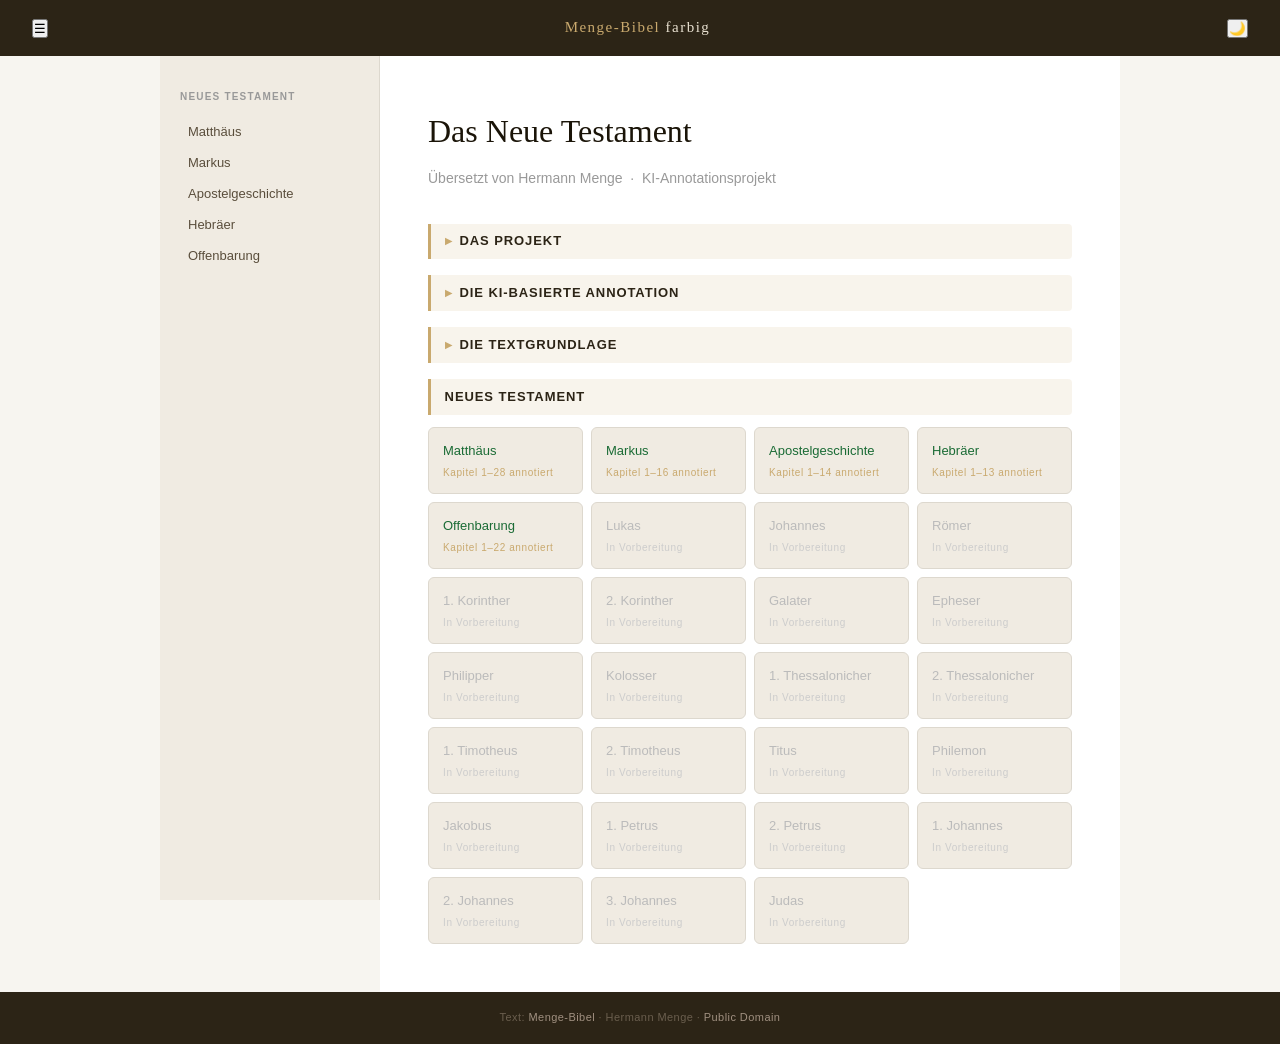
<file: index.html>
<!DOCTYPE html>
<html lang="de">
<head>
  <meta charset="UTF-8">
  <meta name="viewport" content="width=device-width, initial-scale=1.0">
  <meta name="google-site-verification" content="jocU2LblN4UCTNcgjGvf_0B8hU5klswKFcv0KDTOTak" />
  <title>Menge-Bibel — Annotationsprojekt</title>
  <link rel="stylesheet" href="style.css">
</head>
<body>

<header class="site-header">
  <button class="hamburger-btn" onclick="toggleSidebar()" aria-label="Navigation">☰</button>
  <a class="site-title" href="index.html"><em>Menge-Bibel</em> farbig</a>
  <button class="theme-btn" id="theme-btn" onclick="toggleTheme()" aria-label="Design umschalten">🌙</button>
</header>
<div class="sidebar-overlay" id="sidebar-overlay" onclick="toggleSidebar()"></div>

<div class="layout">

  <aside class="sidebar-nav" id="sidebar-nav">
    <div style="font-family:var(--schrift-ui);font-size:13px;color:#bbb;padding:8px;">Lädt…</div>
  </aside>

  <main class="index-content">

    <h1>Das Neue Testament</h1>
    <p class="untertitel">Übersetzt von Hermann Menge &nbsp;·&nbsp; KI-Annotationsprojekt</p>

    <details class="abschnitt-details" id="ueber">
      <summary class="abschnitt-kopf">Das Projekt</summary>
      <div class="abschnitt-details-inhalt">
        <p>Als der eine ewige Gott sich unbegreiflicherweise entschied, Mensch zu werden, tat er
        dies nicht zu irgendeiner Zeit und an irgendeinem Ort. Er war nicht nur darauf angewiesen,
        eine Sprache zu finden, mit der er sein Anliegen den Menschen begreiflich machen konnte,
        sondern auch darauf, auf Menschen zu treffen, die für dieses Anliegen Verständnis haben
        könnten. Menschen, die seit vielen Generationen ein Bewusstsein pflegten von göttlicher
        Heiligkeit und den Verstrickungen menschlicher Fehlbarkeit, von Schuld und Sühne,
        Gerechtigkeit und Gnade, die einen messianischen Erlöser bereits erwarteten. Und so
        entschied er sich für das Volk Abrahams, Isaaks und Jakobs, des Königs Davids und der
        Propheten, das Volk, mit dem er seine Geschichte mit den Menschen begonnen hatte und mit
        dem er sich seit Jahrhunderten in einer spannungsvollen „On-Off-Liebesbeziehung" verstrickt
        hatte, wie sie das Alte Testament ausführlich bezeugt.</p>

        <p>So sprachen der Messias Jesus und seine ersten Nachfolger in die jüdische Lebenswelt
        dieser Zeit hinein, geprägt von religiösen Traditionen und intensivem Studium unseres
        heutigen Alten Testaments, in der das Gesagte unmittelbar vor diesem Hintergrund verstanden
        und assoziiert wurde. Die Evangelien beschreiben, wie einerseits auf alttestamentliche
        Texte häufig direkt Bezug genommen wird, andererseits manche jüdischen Bräuche für die
        neutestamentlichen Leser auch schon erklärungsbedürftig geworden waren. Wieviel schwieriger
        ist es für heutige nicht-jüdische Leser ohne jeden Bezug zu dieser damaligen Lebenswelt,
        die Bücher des Neuen Testaments vor ihrem alttestamentlich-jüdischen Hintergrund so zu
        verstehen, wie es die jüdischen Zeitzeugen damals taten.</p>

        <p>Daher verfolgt dieses Projekt ein doppeltes Ziel: Zum einen Jesus und die Sprecher und
        Autoren des Neuen Testaments in ihrer jüdischen Umwelt als Menschen ihrer Zeit uns heute
        näher zu bringen, zum anderen heutigen Lesern eine Schicht von Verständnis neutestamentlicher
        Texte zu eröffnen, das auf einer Alltagspräsenz alttestamentlicher Traditionen fußt, wie es
        für die damaligen Juden üblich war. Hierfür wurden alttestamentliche Bezüge möglichst aus
        dieser zeitgenössischen Perspektive mit Hilfe von KI systematisch annotiert. Und vielleicht
        entdeckt ja auch der ein oder andere jüdische Leser auf diese Weise, wie eng verzahnt das
        Neue Testament mit Torah und Tanach bleibt.</p>
      </div>
    </details>

    <details class="abschnitt-details">
      <summary class="abschnitt-kopf">Die KI-basierte Annotation</summary>
      <div class="abschnitt-details-inhalt">
        <p>Die Stärke großer Sprachmodelle (large language models, LLMs) ist, dass sie auf enormen
        Mengen unterschiedlichster Texte trainiert wurden, darin statistische Bezüge ermittelt haben
        und auf diese Weise in der Lage sind, Zusammenhänge in und zwischen Texten zu erkennen. Es
        war daher naheliegend, diese Stärke auch bei der Analyse von Bibeltexten nutzbar zu machen.
        Für dieses Projekt werden zwei Arten von Texten durch KI farblich hervorgehoben:</p>

        <div class="farblegende-inline">
          <span><span class="punkt punkt-rot"></span> <strong>Rot</strong> — direkte Worte und Reden Jesu</span>
          <span><span class="punkt punkt-gruen"></span> <strong>Grün</strong> — Zitate aus und Bezüge zum Alten Testament</span>
        </div>

        <p>Dabei wird der KI eine jüdisch-zeitgenössische Perspektive vorgegeben und in einem
        zweistufigen Prozess vorgegangen: Die Annotationsvorschläge eines ersten KI-Agenten werden
        einem zweiten Agenten mit unabhängiger Sicht zur Kontrolle übergeben, um so ein
        vollständigeres und korrekteres Bild zu erzeugen. Die Annotation eines Kapitels dauert so
        ca. 20 Minuten.</p>

        <p>Zitate aus dem Alten Testament (AT) werden als Links hinterlegt, nicht-wörtliche Bezüge
        mit einem <em>vgl.</em> gekennzeichnet. Die Begründungen für eine Annotation werden jeweils
        mit den Verweis-Links abgelegt, über die sie einsehbar bleiben. Wiederholt vorkommende
        Begriffe werden in der Regel nur beim ersten Auftreten pro Buch annotiert, bis auf wenige
        Ausnahmen von Schlüsselbegriffen an zentralen Stellen. Von den KI-Agenten diskutierte
        Passagen, die letztlich nicht annotiert wurden, bleiben als inaktiv hinterlegt für den Fall
        einer späteren Neu-Diskussion.</p>

        <p>KI ist nicht perfekt, daher bleiben menschliche Korrekturen und Ergänzungen erforderlich.
        Neben der Bestätigung jeder Annotation können außerdem Annotationen auch von Menschen initiiert
        werden. Der Urheber einer AT-Annotation ist daher jeweils hinter ihrer Begründung in
        Klammern angegeben (KI oder Mensch). Eventuell auffallende fehlende oder fehlerhafte
        Annotationen können per E-Mail gemeldet werden:
        <a href="mailto:admin.christian50907@gmail.com">admin.christian50907@gmail.com</a>.
        Bitte Buch, Kapitel und Vers sowie eine kurze Beschreibung des Anliegens angeben. Die Hinweise
        werden geprüft und gegebenenfalls in einer künftigen Überarbeitung umgesetzt.</p>
      </div>
    </details>

    <details class="abschnitt-details">
      <summary class="abschnitt-kopf">Die Textgrundlage</summary>
      <div class="abschnitt-details-inhalt">
        <p>Verwendet wird der Text des Neuen Testaments in der Übersetzung von
        <a href="https://de.wikipedia.org/wiki/Hermann_Menge#Die_Menge-Bibel" target="_blank">Hermann Menge</a>
        (1837–1939). Die ursprüngliche Version ist seit 2010 nach deutschem Urheberrecht
        <a href="https://help.eduki.com/hc/de/articles/4403780887058-Welche-Bibeltexte-darf-ich-in-meinen-Materialien-verwenden" target="_blank">gemeinfrei</a>
        (vgl. <a href="https://creativecommons.org/publicdomain/mark/1.0/deed.de" target="_blank">Public Domain Mark 1.0</a>).
        Der Originaltext wird unverändert aus dem
        <a href="https://github.com/renehamburger/Menge-Bibel" target="_blank">Menge-Bibel-Repository</a>
        von René Hamburger bezogen, das die Texte als Markdown bereitstellt, dann mit den vorab
        berechneten Markierungen und Annotationen versehen und dargestellt. Auf diese Weise wird
        eine Duplikation des Original-Repositories vermieden. Die Original-Fußnoten der
        Menge-Bibel wurden dabei erhalten und sind bei ihren Stern-Markierungen (*) im Text lesbar</p>
      </div>
    </details>

    <div class="abschnitt-kopf" id="neues-testament">Neues Testament</div>

    <div class="buch-grid" id="buch-grid">
      <div style="font-family:var(--schrift-ui);font-size:13px;color:#bbb;">Lädt…</div>
    </div>

  </main>

</div>

<footer class="site-footer">
  Text: <a href="https://github.com/renehamburger/Menge-Bibel" target="_blank">Menge-Bibel</a> · Hermann Menge · <a href="https://creativecommons.org/publicdomain/mark/1.0/deed.de" target="_blank">Public Domain</a>
</footer>

<script>
// NT-Bücher in kanonischer Reihenfolge — alle, die noch nicht im Manifest sind,
// erscheinen als "In Vorbereitung"-Karten im Grid (aber nicht in der Sidebar).
const NT_KANON = [
  "Matthäus", "Markus", "Lukas", "Johannes", "Apostelgeschichte",
  "Römer", "1. Korinther", "2. Korinther", "Galater", "Epheser",
  "Philipper", "Kolosser", "1. Thessalonicher", "2. Thessalonicher",
  "1. Timotheus", "2. Timotheus", "Titus", "Philemon",
  "Hebräer", "Jakobus", "1. Petrus", "2. Petrus",
  "1. Johannes", "2. Johannes", "3. Johannes", "Judas", "Offenbarung"
];

async function ladeIndex() {
  try {
    const res = await fetch("annotationen/manifest.json");
    if (!res.ok) throw new Error(`Manifest nicht ladbar: ${res.status}`);
    const manifest = await res.json();

    // Lookup: Buch-Name → Manifest-Eintrag (für schnellen Zugriff im Grid)
    const verfuegbar = {};
    for (const b of manifest.buecher) {
      verfuegbar[b.name] = b;
    }

    // ── Sidebar: nur verfügbare Bücher, in Manifest-Reihenfolge ──
    let sidebarHtml = '<h4>Neues Testament</h4><ul class="book-list">';
    for (const buch of manifest.buecher) {
      const erstesKapitel = buch.kapitel[0];
      sidebarHtml += `<li><a href="kapitel.html?buch=${buch.id}&kapitel=${erstesKapitel}">${buch.name}</a></li>`;
    }
    sidebarHtml += '</ul>';
    document.getElementById("sidebar-nav").innerHTML = sidebarHtml;

    // ── Buch-Grid: verfügbare Bücher in Manifest-Reihenfolge, dann Rest als "bald" ──
    // Reihenfolge: erst alle Manifest-Bücher, dann NT-Kanon-Rest (noch nicht im Manifest)
    let gridHtml = '';

    // Verfügbare Bücher (exakt in Manifest-Reihenfolge)
    for (const buch of manifest.buecher) {
      const erstesKapitel = buch.kapitel[0];
      const letztes = buch.kapitel[buch.kapitel.length - 1];
      const anzahl = buch.kapitel.length;
      const label = anzahl === 1
        ? `Kapitel ${erstesKapitel} annotiert`
        : `Kapitel ${erstesKapitel}–${letztes} annotiert`;
      gridHtml += `
        <a class="buch-karte" href="kapitel.html?buch=${buch.id}&kapitel=${erstesKapitel}">
          ${buch.name}
          <span>${label}</span>
        </a>`;
    }

    // Noch nicht verfügbare NT-Bücher (in kanonischer Reihenfolge)
    for (const name of NT_KANON) {
      if (!verfuegbar[name]) {
        gridHtml += `
        <div class="buch-karte bald">
          ${name}
          <span>In Vorbereitung</span>
        </div>`;
      }
    }

    document.getElementById("buch-grid").innerHTML = gridHtml;

  } catch (err) {
    document.getElementById("sidebar-nav").innerHTML =
      `<div style="font-family:var(--schrift-ui);font-size:12px;color:#c00;padding:8px;">Fehler: ${err.message}</div>`;
    document.getElementById("buch-grid").innerHTML =
      `<div style="font-family:var(--schrift-ui);font-size:13px;color:#c00;">Fehler beim Laden: ${err.message}</div>`;
    console.error(err);
  }
}

ladeIndex();

function toggleTheme() {
  const html = document.documentElement;
  const isDark = html.getAttribute('data-theme') === 'dark';
  html.setAttribute('data-theme', isDark ? 'light' : 'dark');
  localStorage.setItem('theme', isDark ? 'light' : 'dark');
  setzeThemeIcon();
}

// Header-Button zeigt das Ziel-Design: 🌙 im hellen, ☀️ im dunklen Design
function setzeThemeIcon() {
  const isDark = document.documentElement.getAttribute('data-theme') === 'dark';
  const btn = document.getElementById('theme-btn');
  btn.textContent = isDark ? '☀️' : '🌙';
  btn.title = isDark ? 'Helles Design' : 'Dunkles Design';
}

function toggleSidebar() {
  const sidebar = document.getElementById('sidebar-nav');
  const overlay = document.getElementById('sidebar-overlay');
  const isOpen = sidebar.classList.toggle('open');
  overlay.classList.toggle('active', isOpen);
  document.body.style.overflow = isOpen ? 'hidden' : '';
}

// Theme beim Laden wiederherstellen
(function() {
  const saved = localStorage.getItem('theme');
  if (saved === 'dark') {
    document.documentElement.setAttribute('data-theme', 'dark');
  }
  setzeThemeIcon();
})();
</script>

</body>
</html>
</file>
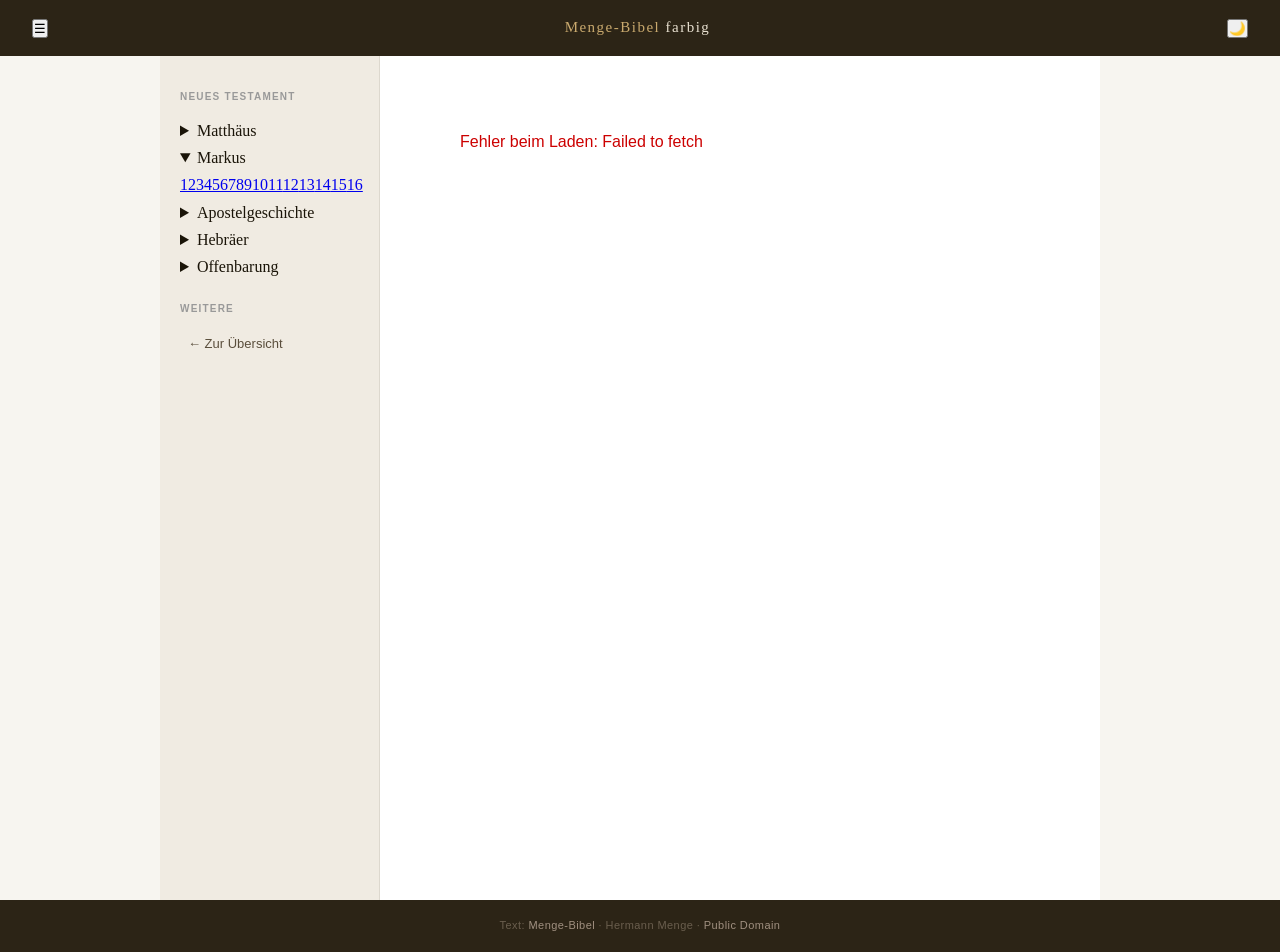
<file: kapitel.html>
<!DOCTYPE html>
<html lang="de">
<head>
  <meta charset="UTF-8">
  <meta name="viewport" content="width=device-width, initial-scale=1.0">
  <title>Menge-Bibel — Annotationsprojekt</title>
  <link rel="stylesheet" href="style.css">
</head>
<body>

<header class="site-header">
  <button class="hamburger-btn" onclick="toggleSidebar()" aria-label="Navigation">☰</button>
  <a class="site-title" href="index.html"><em>Menge-Bibel</em> farbig</a>
  <button class="theme-btn" id="theme-btn" onclick="toggleTheme()" aria-label="Design umschalten">🌙</button>
</header>
<div class="sidebar-overlay" id="sidebar-overlay" onclick="toggleSidebar()"></div>

<div class="layout">
  <aside class="sidebar-nav" id="sidebar-nav">
    <div style="font-family:var(--schrift-ui);font-size:13px;color:#bbb;padding:8px;">Lädt…</div>
  </aside>
  <main class="main-content" id="main-content">
    <div style="font-family:var(--schrift-ui);font-size:14px;color:#bbb;padding:2rem;">Bibeltext wird geladen…</div>
  </main>
</div>

<footer class="site-footer">
  Text: <a href="https://github.com/renehamburger/Menge-Bibel" target="_blank">Menge-Bibel</a> · Hermann Menge · <a href="https://creativecommons.org/publicdomain/mark/1.0/deed.de" target="_blank">Public Domain</a>
</footer>

<script>
const QUELL_REPO = "renehamburger/Menge-Bibel";

function getParams() {
  const p = new URLSearchParams(location.search);
  return {
    buch:    p.get("buch")    || "markus",
    kapitel: parseInt(p.get("kapitel") || "1")
  };
}

// ─── Markdown → strukturierte Elemente ───────────────────────────────────────
//
// Format der Menge-Bibel Markdown-Dateien (empirisch geprüft):
//   - Kapitelmarkierung: __N__ (Underscores) auf eigener Zeile
//   - Versnummern: <sup>N</sup> als HTML direkt im Fließtext
//   - Fußnoten: <sup title="TEXT">&#x2732;</sup>
//     → werden als <span class="fn" title="TEXT">*</span> erhalten
//       (Hover-Tooltip im Browser via nativen title-Mechanismus)
//   - Abschnittsüberschriften: # ## ### Markdown-Headings
//   - Überschriften VOR __N__: alle Headings zwischen letztem Fließtext
//     des Vorgänger-Kapitels und __N__ gehören zum neuen Kapitel
//   - Überschriften AM ENDE eines Kapitelblocks gehören zum nächsten Kapitel
//
// Rückgabe: Array von Elementen:
//   { typ: 'heading', level: 2, text: '...' }
//   { typ: 'absatz',  verse: [ { nr: 1, text: '...' }, ... ] }
//
// Verse innerhalb eines Markdown-Absatzes (keine Leerzeile dazwischen)
// werden als ein Element zusammengefasst und in einem <p> ausgegeben.
//
function extrahiereKapitel(markdown, kapitelNr) {
  const lines = markdown.split('\n');

  // Schritt 1: Kapitelstart finden + vorgelagerte Überschriften sammeln
  let kapitelStart = null;
  let ueberschriftenVorKapitel = [];

  for (let idx = 0; idx < lines.length; idx++) {
    const stripped = lines[idx].trim();

    if (stripped === '') continue;

    const hm = stripped.match(/^(#{1,6})\s+(.+)$/);
    if (hm) {
      ueberschriftenVorKapitel.push({ typ: 'heading', level: hm[1].length, text: hm[2].trim() });
      continue;
    }

    const m = stripped.match(/^__(\d+)__\s*$/);
    if (m) {
      if (parseInt(m[1]) === kapitelNr) {
        kapitelStart = idx;
        break;
      } else {
        ueberschriftenVorKapitel = [];
      }
    } else {
      ueberschriftenVorKapitel = [];
    }
  }

  if (kapitelStart === null) return [];

  // Schritt 2: Kapitelblock sammeln
  const blockLines = [];
  for (let i = kapitelStart + 1; i < lines.length; i++) {
    if (/^__\d+__\s*$/.test(lines[i].trim())) break;
    blockLines.push(lines[i]);
  }

  // Schritt 3: Trailing Überschriften + Leerzeilen abschneiden
  let ende = blockLines.length - 1;
  while (ende >= 0) {
    const s = blockLines[ende].trim();
    if (s === '' || /^#{1,6}\s+/.test(s)) {
      ende--;
    } else {
      break;
    }
  }
  blockLines.length = ende + 1;

  // Schritt 4: Absätze bilden
  const absaetze = [];
  let aktuell = [];
  for (const line of blockLines) {
    if (line.trim() === '') {
      if (aktuell.length) { absaetze.push(aktuell); aktuell = []; }
    } else {
      aktuell.push(line);
    }
  }
  if (aktuell.length) absaetze.push(aktuell);

  // Schritt 5: Elemente aufbauen
  const elemente = [...ueberschriftenVorKapitel];
  let letzterVers = null; // Vers-Objekt des zuletzt gesehenen Verses (für Absatzumbrüche innerhalb eines Verses)

  for (const absatz of absaetze) {
    const ersteZeile = absatz[0].trim();

    const hm = ersteZeile.match(/^(#{1,6})\s+(.+)$/);
    if (hm) {
      elemente.push({ typ: 'heading', level: hm[1].length, text: hm[2].trim() });
      continue;
    }

    let block = absatz.join(' ');

    // Fußnoten ZWEISTUFIG verarbeiten:
    // Schritt A: Fußnoten aus dem Text herausziehen und ihre Positionen im
    //   bereinigten Text merken. Die JSON-Annotationen (von/bis) basieren auf
    //   dem bereinigten Text — deshalb müssen Fußnoten erst NACH der
    //   Annotation-Anwendung wieder eingefügt werden (in renderAbsatz).
    //
    // Das Fußnotenzeichen kann als HTML-Entity (&#x2732;) oder UTF-8 (✲) vorkommen.
    // Das title-Attribut kann einfache oder doppelte Anführungszeichen haben.
    const fnRegex = /<sup\s+title=(["'])([^"']*)\1>\s*(?:&#x[\da-fA-F]+;|✲)\s*<\/sup>/g;
    const fnMap = []; // { pos, title } — Position im bereinigten Text
    let bereinigt = '';
    let fnCursor = 0;
    let fnMatch;
    while ((fnMatch = fnRegex.exec(block)) !== null) {
      bereinigt += block.slice(fnCursor, fnMatch.index);
      fnMap.push({ pos: bereinigt.length, title: fnMatch[2] });
      fnCursor = fnMatch.index + fnMatch[0].length;
    }
    bereinigt += block.slice(fnCursor);
    bereinigt = bereinigt.replace(/&#x[\da-fA-F]+;/g, '');
    bereinigt = bereinigt.replace(/\s+/g, ' ').trim();

    // Verse des Absatzes extrahieren (auf bereinigtem Text)
    const parts = bereinigt.split(/<sup>(\d+)<\/sup>/);

    // Manche Menge-Bibel-Verse haben einen Absatzumbruch (Leerzeile) mitten im Vers,
    // teils auch mit einer Abschnittsüberschrift dazwischen (z.B. Vers "a"/"b"-Teile).
    // In diesem Fall enthält parts[0] den Fortsetzungstext ohne Versnummer.
    // Er gehört zum letzten bisher gesehenen Vers und wird dort angehängt.
    // Editorielle Vers-Unterabschnittslabels ("a ", "b " am Textanfang) werden entfernt.
    const stripLabel = s => s.replace(/^[a-z]\s+/, '');
    const fortsetzung = stripLabel(parts[0].trim());
    if (fortsetzung && letzterVers) {
      letzterVers.text += ' ' + fortsetzung;
    }

    const verseImAbsatz = [];
    let versOffset = 0;
    for (let i = 1; i < parts.length - 1; i += 2) {
      const nr = parseInt(parts[i]);
      const text = stripLabel(parts[i + 1].trim());
      if (text) {
        const versStart = bereinigt.indexOf(text, versOffset);
        const versEnde  = versStart + text.length;
        const fnInVers  = fnMap
          .filter(f => f.pos >= versStart && f.pos <= versEnde)
          .map(f => ({ pos: f.pos - versStart, title: f.title }));
        verseImAbsatz.push({ nr, text, fn: fnInVers });
        letzterVers = verseImAbsatz[verseImAbsatz.length - 1];
        versOffset = versEnde;
      }
    }

    if (verseImAbsatz.length) {
      elemente.push({ typ: 'absatz', verse: verseImAbsatz });
    }
  }

  return elemente;
}

// ─── Absatz-globaler Span-Renderer ───────────────────────────────────────────
//
// Neues Modell (ersetzt den versweisen wendeAnnotationenAn):
//
// Ablauf:
//   1. Absatztext zusammenbauen: Verse werden mit ihren Versnummern
//      aneinandergereiht, dabei werden die Versstart-Offsets notiert.
//   2. Annotationen werden in absatz-globale Zeichenpositionen übersetzt.
//      Markierungen haben vers_von/vers_bis (für versübergreifende Spans)
//      oder vers (für einversige, rückwärtskompatibel).
//   3. Ein einziger Durchlauf baut das HTML mit allen Spans auf.
//      Sortierung: längere Spans vor kürzeren (äußere vor innere),
//      so entsteht korrekte HTML-Schachtelung ohne Fallunterscheidung.
//   4. Versnummern und Fußnoten werden als Inline-Events eingefügt,
//      unabhängig von den Farb-Spans.
//
// Regel: Grün (AT) kann innerhalb Rot (Jesus) vorkommen, nie umgekehrt.
// Das ergibt sich automatisch aus der Sortierung — AT-Spans sind immer
// kürzer als der sie umgebende Jesus-Span.
//
function renderAbsatz(absatz, alleMarkierungen) {
  const verse = absatz.verse;
  if (!verse.length) return '';

  // ── Schritt 1: Versoffsets im Absatztext berechnen ──
  // Wir bauen einen virtuellen Absatztext aus den bereinigten Verstexten.
  // Trennzeichen zwischen Versen: ein Leerzeichen (entspricht dem
  // tatsächlichen Rendering, wo Verse im selben <p> fließen).
  // Die Versnummer-Tags (<sup>N</sup>) sind kein Teil des bereinigten Texts,
  // werden aber als Inline-Events gesondert eingefügt.

  const versOffsets = []; // { nr, start, end, fn }
  let absatzText = '';
  for (const vers of verse) {
    const start = absatzText.length;
    absatzText += vers.text;
    const end = absatzText.length;
    versOffsets.push({ nr: vers.nr, start, end, fn: vers.fn || [] });
    absatzText += ' '; // Trennzeichen zwischen Versen
  }

  const n = absatzText.length;

  // ── Schritt 2: Markierungen in absatz-globale Positionen übersetzen ──
  const spans = [];

  for (const m of alleMarkierungen) {
    // Rückwärtskompatibilität: altes Format hat "vers", neues hat "vers_von"/"vers_bis"
    const versVon = m.vers_von !== undefined ? m.vers_von : m.vers;
    const versBis = m.vers_bis !== undefined ? m.vers_bis : m.vers;

    const startVers = versOffsets.find(v => v.nr === versVon);
    const endVers   = versOffsets.find(v => v.nr === versBis);

    // Überspringen wenn kein Vers dieses Absatzes im Annotierungsbereich liegt
    const firstNr = versOffsets[0].nr;
    const lastNr  = versOffsets[versOffsets.length - 1].nr;
    if (versVon > lastNr || versBis < firstNr) continue;

    // Absatzübergreifende Spans: Anfang/Ende auf Absatzgrenzen klemmen
    const globalVon = startVers
      ? startVers.start + m.von
      : versOffsets[0].start;
    const globalBis = endVers
      ? (m.bis === -1 ? endVers.end : endVers.start + m.bis)
      : versOffsets[versOffsets.length - 1].end;

    // AT-Link aufbauen — mit Tooltip-Wrapper wenn begruendung vorhanden
    let link = '';
    if (m.typ === 'at') {
      const autor = m.autor ? ` <span class="at-tooltip-autor">(${m.autor})</span>` : '';
      const begruendung = m.begruendung
        ? `<span class="at-tooltip-text">${m.begruendung}${autor}</span>` : '';
      // Einzelne Stelle = Liste mit einem Eintrag. »vgl.« steht nie in den Daten:
      // vgl am Link gilt für diesen Link, sonst gilt vgl der Annotation.
      const links = m.urls ?? (m.url && m.referenz ? [{ label: m.referenz, url: m.url }] : []);
      for (const u of links) {
        const vgl = u.vgl ?? m.vgl;
        const label = vgl ? `vgl. ${u.label}` : u.label;
        if (begruendung) {
          link += ` <span class="at-tooltip-wrap"><a href="${u.url}" target="_blank">(${label})</a>${begruendung}</span>`;
        } else {
          link += ` <a href="${u.url}" target="_blank">(${label})</a>`;
        }
      }
    }

    spans.push({ von: globalVon, bis: globalBis, typ: m.typ, link });
  }

  // ── Schritt 3: Events aufbauen ──
  // Öffnende Tags: äußere Spans zuerst (nach von aufsteigend,
  // bei gleichem von: längerer Span zuerst → äußerer zuerst geöffnet)
  // Schließende Tags + Links: innerste zuerst (unshift), damit Links
  // korrekt innerhalb ihres Spans bleiben.

  spans.sort((a, b) => a.von - b.von || (b.bis - b.von) - (a.bis - a.von));

  const openEvents  = {}; // pos → [html]
  const closeEvents = {}; // pos → [html]

  function insOpen(pos, str) {
    if (!openEvents[pos])  openEvents[pos]  = [];
    openEvents[pos].push(str);
  }
  function insClose(pos, str) {
    if (!closeEvents[pos]) closeEvents[pos] = [];
    closeEvents[pos].unshift(str);
  }

  for (const s of spans) {
    const klasse = s.typ === 'jesus' ? 'jesus' : 'at';
    insOpen(s.von,  `<span class="${klasse}">`);
    insClose(s.bis, `${s.link}</span>`);
  }

  // Versnummern als Open-Events (vor dem Verstext)
  const vnEvents = {};
  for (const v of versOffsets) {
    if (!vnEvents[v.start]) vnEvents[v.start] = [];
    vnEvents[v.start].push(`<span class="vn">${v.nr}</span>`);
  }

  // Fußnoten als Close-then-Open-Events an ihrer absoluten Position
  // (nach closeEvents, vor openEvents — korrekte Einbettung in Farb-Spans)
  const fnEvents = {};
  for (const v of versOffsets) {
    for (const fn of v.fn) {
      const absPos = v.start + fn.pos;
      if (!fnEvents[absPos]) fnEvents[absPos] = [];
      const titleHtml = fn.title.replace(/&/g, '&amp;').replace(/</g, '&lt;').replace(/>/g, '&gt;');
      fnEvents[absPos].push(`<span class="fn-wrap"><span class="fn">*</span><span class="fn-popup">${titleHtml}</span></span>`);
    }
  }

  // ── Schritt 4: HTML zusammenbauen ──
  let result = '';
  for (let i = 0; i <= n; i++) {
    if (closeEvents[i]) result += closeEvents[i].join('');
    if (fnEvents[i])    result += fnEvents[i].join('');
    if (vnEvents[i])    result += vnEvents[i].join('');
    if (openEvents[i])  result += openEvents[i].join('');
    if (i < n) result += absatzText[i];
  }

  return `<p>${result.trimEnd()}</p>`;
}

// ─── Überschrift → HTML ──────────────────────────────────────────────────────
function renderHeading(heading) {
  if (heading.level === 1) return '';
  const id = heading.text
    .toLowerCase()
    .replace(/[^a-z0-9äöüß]/g, '-')
    .replace(/-+/g, '-')
    .slice(0, 50);
  if (heading.level === 2) {
    return `<div class="abschnitt-kopf" id="${id}">${heading.text}</div>`;
  } else {
    return `<div class="abschnitt-titel" id="${id}">${heading.text}</div>`;
  }
}

// ─── Sidebar / TOC ───────────────────────────────────────────────────────────
// manifest: das geladene Manifest-Objekt
// aktBuch:  id des aktuellen Buchs
// aktKap:   Nummer des aktuellen Kapitels
function baueSidebar(manifest, aktBuch, aktKap) {
  // Bücher in Manifest-Reihenfolge. Nur das aktuelle Buch ist aufgeklappt;
  // ein Klick auf einen Buchnamen klappt es auf/zu (<details>), ohne die
  // Seite zu wechseln. Der gemeinsame name="buecher" macht daraus ein
  // Akkordeon: Öffnen eines Buchs schließt das zuvor offene.
  // Kapitel erscheinen als kompaktes Zahlen-Raster.
  let html = '<h4>Neues Testament</h4>';
  for (const buch of manifest.buecher) {
    const buchAktiv = buch.id === aktBuch;
    html += `<details class="buch-eintrag" name="buecher"${buchAktiv ? ' open' : ''}>`;
    html += `<summary>${buch.name}</summary><div class="kapitel-raster">`;
    for (const k of buch.kapitel) {
      const aktiv = buchAktiv && k === aktKap ? ' class="aktiv" aria-current="page"' : '';
      html += `<a href="kapitel.html?buch=${buch.id}&kapitel=${k}"${aktiv} aria-label="${buch.name} ${k}">${k}</a>`;
    }
    html += `</div></details>`;
  }
  html += `<h4>Weitere</h4><ul class="book-list">`;
  html += `<li><a href="index.html">← Zur Übersicht</a></li></ul>`;
  return html;
}

function baueKapitelNav(voriges, naechstes, buch) {
  if (!voriges && !naechstes) return '';
  let html = '<div class="kapitel-nav-inline">';
  html += voriges
    ? `<a href="kapitel.html?buch=${buch}&kapitel=${voriges}">← Kapitel ${voriges}</a>`
    : '<span></span>';
  html += naechstes
    ? `<a href="kapitel.html?buch=${buch}&kapitel=${naechstes}">Kapitel ${naechstes} →</a>`
    : '<span></span>';
  html += '</div>';
  return html;
}

// ─── Hauptfunktion ───────────────────────────────────────────────────────────
async function ladeSeite() {
  const { buch, kapitel } = getParams();

  try {
    // Manifest laden — einzige Quelle für Bücher und Kapitel
    const manifestRes = await fetch("annotationen/manifest.json");
    if (!manifestRes.ok) throw new Error(`Manifest nicht ladbar: ${manifestRes.status}`);
    const manifest = await manifestRes.json();

    const info = manifest.buecher.find(b => b.id === buch);
    if (!info) {
      document.getElementById("main-content").innerHTML = "<p>Buch nicht gefunden.</p>";
      return;
    }

    document.getElementById("sidebar-nav").innerHTML = baueSidebar(manifest, buch, kapitel);

    const textUrl = `https://raw.githubusercontent.com/${QUELL_REPO}/master/${info.quellpfad}`;
    const textRes = await fetch(textUrl);
    if (!textRes.ok) throw new Error(`Text nicht ladbar: ${textRes.status}`);
    const markdown = await textRes.text();

    const annoUrl = `annotationen/${buch}/kapitel-${kapitel}.json`;
    const annoRes = await fetch(annoUrl);
    if (!annoRes.ok) throw new Error(`Annotationen nicht ladbar: ${annoRes.status}`);
    const anno = await annoRes.json();

    const elemente = extrahiereKapitel(markdown, kapitel);
    const hatVerse = elemente.some(e => e.typ === 'absatz' && e.verse.length > 0);
    if (!hatVerse) throw new Error(`Keine Verse gefunden für Kapitel ${kapitel}`);

    document.title = `${info.name} ${kapitel} — Menge-Bibel Annotationsprojekt`;

    const liste  = info.kapitel;
    const posIdx = liste.indexOf(kapitel);
    const vor    = posIdx > 0 ? liste[posIdx - 1] : null;
    const nach   = posIdx < liste.length - 1 ? liste[posIdx + 1] : null;

    let html = `
      <div class="kapitel-header">
        <div class="kapitel-label">${info.name} &nbsp;·&nbsp; Kapitel ${kapitel}</div>
        ${anno.titel ? `<h1 class="kapitel-titel">${anno.titel}</h1>` : ''}
      </div>
      ${baueKapitelNav(vor, nach, buch)}
      <div class="bibeltext">`;

    // Nur aktive Markierungen rendern — fehlendes status-Feld gilt als "aktiv"
    const aktiveMarkierungen = anno.markierungen.filter(m => (m.status || 'aktiv') === 'aktiv');

    for (const element of elemente) {
      if (element.typ === 'heading') {
        html += renderHeading(element);
      } else {
        html += renderAbsatz(element, aktiveMarkierungen);
      }
    }

    html += `</div>`;
    html += baueKapitelNav(vor, nach, buch);
    document.getElementById("main-content").innerHTML = html;

  } catch (err) {
    document.getElementById("main-content").innerHTML =
      `<div style="font-family:var(--schrift-ui);color:#c00;padding:2rem;">
        Fehler beim Laden: ${err.message}
      </div>`;
    console.error(err);
  }
}

ladeSeite();

function toggleTheme() {
  const html = document.documentElement;
  const isDark = html.getAttribute('data-theme') === 'dark';
  html.setAttribute('data-theme', isDark ? 'light' : 'dark');
  localStorage.setItem('theme', isDark ? 'light' : 'dark');
  setzeThemeIcon();
}

// Header-Button zeigt das Ziel-Design: 🌙 im hellen, ☀️ im dunklen Design
function setzeThemeIcon() {
  const isDark = document.documentElement.getAttribute('data-theme') === 'dark';
  const btn = document.getElementById('theme-btn');
  btn.textContent = isDark ? '☀️' : '🌙';
  btn.title = isDark ? 'Helles Design' : 'Dunkles Design';
}

// ─── Tooltip-Hilfsfunktionen ─────────────────────────────────────────────────

// Alle offenen Tooltips schließen und Inline-Styles zurücksetzen
function alleTooltipsSchliessen() {
  document.querySelectorAll('.at-tooltip-wrap.tooltip-offen, .fn-wrap.tooltip-offen').forEach(el => {
    const tooltip = el.querySelector('.at-tooltip-text, .fn-popup');
    if (tooltip) tooltip.style.left = '';
    el.classList.remove('tooltip-offen');
  });
}

// Tooltip-Position prüfen: Flip wenn rechts Überlauf droht
function tooltipPositionPruefen(wrap) {
  const rand = 8;
  const tooltip = wrap.querySelector('.at-tooltip-text, .fn-popup');
  if (!tooltip) return;

  tooltip.style.left = '';
  wrap.classList.remove('tooltip-flip');

  const wrapRect = wrap.getBoundingClientRect();
  const breite = tooltip.offsetWidth || 240;

  // Linksbündig würde rechts überlaufen → rechtsbündig (Flip)
  if (wrapRect.left + breite > window.innerWidth - rand) {
    wrap.classList.add('tooltip-flip');
    // Rechtsbündig würde links überlaufen → minimal einsetzen
    if (wrapRect.right - breite < rand) {
      tooltip.style.left = (rand - wrapRect.left) + 'px';
    }
  }
}

// ─── AT-Tooltip: Zweistufiges Tippen (nur Touch) ─────────────────────────────
// Maus/Stift: Tooltip erscheint per Hover, ein Klick navigiert sofort.
// Touch: Erster Tap auf Link → Tooltip zeigen, Navigation verhindern
//        Zweiter Tap auf denselben Link → Navigation zulassen
// Tap außerhalb → Tooltip schließen
//
// Der Zeigertyp wird bei pointerdown gemerkt und nach jedem Klick
// zurückgesetzt — so navigiert auch Enter per Tastatur sofort.
let letzterZeigertyp = '';
document.addEventListener('pointerdown', e => { letzterZeigertyp = e.pointerType; }, true);

document.addEventListener('click', function(e) {
  const perTouch = letzterZeigertyp === 'touch';
  letzterZeigertyp = '';
  const atLink = e.target.closest('.at-tooltip-wrap a');
  const atWrap = e.target.closest('.at-tooltip-wrap');
  const fnWrap = e.target.closest('.fn-wrap');

  // Außerhalb aller Tooltips → alle schließen
  if (!atWrap && !fnWrap) {
    alleTooltipsSchliessen();
    return;
  }

  // AT-Tooltip
  if (atLink) {
    if (perTouch && !atWrap.classList.contains('tooltip-offen')) {
      e.preventDefault();
      alleTooltipsSchliessen();
      atWrap.classList.add('tooltip-offen');
      tooltipPositionPruefen(atWrap);
    }
    // Bereits offen → Navigation läuft normal durch
    return;
  }

  // Fußnoten-Tooltip (kein Link → nur öffnen/schließen)
  if (fnWrap) {
    if (fnWrap.classList.contains('tooltip-offen')) {
      fnWrap.classList.remove('tooltip-offen', 'tooltip-flip');
    } else {
      alleTooltipsSchliessen();
      fnWrap.classList.add('tooltip-offen');
      tooltipPositionPruefen(fnWrap);
    }
  }
});

function toggleSidebar() {
  const sidebar = document.getElementById('sidebar-nav');
  const overlay = document.getElementById('sidebar-overlay');
  const isOpen = sidebar.classList.toggle('open');
  overlay.classList.toggle('active', isOpen);
  document.body.style.overflow = isOpen ? 'hidden' : '';
}

// Theme beim Laden wiederherstellen
(function() {
  const saved = localStorage.getItem('theme');
  if (saved === 'dark') {
    document.documentElement.setAttribute('data-theme', 'dark');
  }
  setzeThemeIcon();
})();
</script>
</body>
</html>
</file>
<file: style.css>
/* ============================================================
   Menge-Bibel Annotationsprojekt — Warm Refined
   Farben hier ändern wirkt auf alle Seiten gleichzeitig.
   ============================================================ */

/* --- Grundfarben & Annotationen --- */
:root {
  --farbe-jesus:       #a0251c;
  --farbe-jesus-bg:    rgba(160, 37, 28, 0.07);
  --farbe-ot:          #1a6b35;
  --farbe-ot-bg:       rgba(26, 107, 53, 0.06);
  --farbe-seite:       #f7f5f0;
  --farbe-header:      #2c2416;
  --farbe-header-text: #e8e0d0;
  --farbe-gold:        #c9a96e;
  --farbe-text:        #1a1408;
  --farbe-sidebar:     #f0ebe2;
  --farbe-border:      #ddd8ce;
  --schrift-text:      Georgia, 'Times New Roman', serif;
  --schrift-ui:        -apple-system, BlinkMacSystemFont, 'Segoe UI', sans-serif;
}

/* --- Reset --- */
*, *::before, *::after { box-sizing: border-box; margin: 0; padding: 0; }
html { scroll-behavior: smooth; }
body {
  background: var(--farbe-seite);
  color: var(--farbe-text);
  font-family: var(--schrift-text);
  font-size: 16px;
  line-height: 1.7;
}

/* --- Header --- */
.site-header {
  background: var(--farbe-header);
  color: var(--farbe-header-text);
  padding: 0 2rem;
  height: 56px;
  display: flex;
  align-items: center;
  justify-content: space-between;
  position: sticky;
  top: 0;
  z-index: 100;
}
.site-title {
  font-family: var(--schrift-text);
  font-size: 15px;
  font-weight: normal;
  letter-spacing: 0.1em;
  color: var(--farbe-header-text);
  text-decoration: none;
}
.site-title em { color: var(--farbe-gold); font-style: normal; }
.site-nav { display: flex; gap: 1.5rem; align-items: center; }
.site-nav a {
  font-family: var(--schrift-ui);
  font-size: 12px;
  color: #a09080;
  text-decoration: none;
  letter-spacing: 0.06em;
  text-transform: uppercase;
}
.site-nav a:hover { color: var(--farbe-header-text); }

/* --- Layout (2-spaltig) --- */
.layout {
  display: grid;
  grid-template-columns: 220px 1fr;
  max-width: 960px;
  margin: 0 auto;
  min-height: calc(100vh - 56px - 52px);
}

/* --- Linke Sidebar (Buchnavigation) --- */
.sidebar-nav {
  background: var(--farbe-sidebar);
  border-right: 1px solid var(--farbe-border);
  padding: 2rem 1.25rem 4rem;
  position: sticky;
  top: 56px;
  height: calc(100vh - 56px);
  overflow-y: auto;
}
.sidebar-nav h4 {
  font-family: var(--schrift-ui);
  font-size: 10px;
  letter-spacing: 0.12em;
  text-transform: uppercase;
  color: #999;
  margin-bottom: 0.75rem;
  margin-top: 1.25rem;
}
.sidebar-nav h4:first-child { margin-top: 0; }
.book-list { list-style: none; }
.book-list li { margin-bottom: 1px; }
.book-list a {
  font-family: var(--schrift-ui);
  font-size: 13px;
  color: #5a4e3c;
  text-decoration: none;
  display: block;
  padding: 4px 8px;
  border-radius: 4px;
}
.book-list a:hover { background: #e0d8cc; }
.book-list a.aktiv {
  background: var(--farbe-header);
  color: var(--farbe-header-text);
}

/* --- Hauptinhalt (Kapitelseite) --- */
.main-content {
  background: #fff;
  padding: 2.5rem 3rem;
  max-width: 720px;
  min-width: 0; /* Grid-Overflow-Fix */
}

.kapitel-header {
  margin-bottom: 1.5rem;
}
.kapitel-label {
  font-family: var(--schrift-ui);
  font-size: 11px;
  letter-spacing: 0.1em;
  text-transform: uppercase;
  color: var(--farbe-gold);
  margin-bottom: 0.4rem;
}
.kapitel-titel {
  font-size: 26px;
  font-weight: normal;
  color: var(--farbe-text);
  line-height: 1.3;
}

/* --- Kapitel-Navigation (inline im Hauptinhalt) --- */
.kapitel-nav-inline {
  display: flex;
  justify-content: space-between;
  align-items: center;
  margin: 1.5rem 0;
  padding: 0.75rem 0;
  border-top: 1px solid var(--farbe-border);
  border-bottom: 1px solid var(--farbe-border);
}
.kapitel-nav-inline a {
  font-family: var(--schrift-ui);
  font-size: 13px;
  color: #888;
  text-decoration: none;
  padding: 6px 12px;
  border: 1px solid var(--farbe-border);
  border-radius: 4px;
  background: #fff;
}
.kapitel-nav-inline a:hover { background: var(--farbe-sidebar); color: var(--farbe-text); }

/* --- Legende --- */
.legende {
  display: flex;
  gap: 1.5rem;
  flex-wrap: wrap;
  padding: 0.5rem 0.9rem;
  background: #faf8f4;
  border: 1px solid var(--farbe-border);
  border-radius: 6px;
  margin-bottom: 2rem;
  font-family: var(--schrift-ui);
  font-size: 12px;
  color: #666;
}
.legende span { display: flex; align-items: center; gap: 6px; }
.punkt { width: 9px; height: 9px; border-radius: 50%; display: inline-block; flex-shrink: 0; }
.punkt-rot   { background: var(--farbe-jesus); }
.punkt-gruen { background: var(--farbe-ot); }

/* --- Bibeltext --- */
.bibeltext {
  font-size: 16px;
  line-height: 2;
  color: var(--farbe-text);
}
.bibeltext p { margin-bottom: 0.9rem; }

/* --- Abschnittsüberschriften --- */
.abschnitt-kopf {
  font-family: var(--schrift-ui);
  font-size: 13px;
  font-weight: 700;
  letter-spacing: 0.07em;
  text-transform: uppercase;
  color: var(--farbe-header);
  margin: 2rem 0 0.6rem;
  padding: 0.55rem 0.85rem;
  background: rgba(201, 169, 110, 0.13);
  border-left: 3px solid var(--farbe-gold);
  border-radius: 0 4px 4px 0;
  line-height: 1.4;
}
.abschnitt-titel {
  font-family: var(--schrift-ui);
  font-size: 14px;
  font-weight: 600;
  color: #4a3f2f;
  margin: 2rem 0 0.5rem;
  padding: 0.35rem 0 0.35rem 0.85rem;
  border-left: 2px solid var(--farbe-gold);
  line-height: 1.4;
}

/* --- Versnummer --- */
.vn {
  font-family: var(--schrift-ui);
  font-size: 10px;
  font-weight: 600;
  vertical-align: super;
  color: #ccc;
  margin-right: 1px;
  user-select: none;
}

/* --- Fußnoten-Marker --- */
.fn {
  font-family: var(--schrift-ui);
  font-size: 0.72em;
  font-weight: 700;
  line-height: 0;
  color: var(--farbe-gold);
  cursor: help;
  user-select: none;
}

/* --- Farbmarkierungen --- */
.jesus {
  color: var(--farbe-jesus);
  background: var(--farbe-jesus-bg);
  border-radius: 2px;
  padding: 0 1px;
}
.at {
  color: var(--farbe-ot);
  background: var(--farbe-ot-bg);
  border-radius: 2px;
  padding: 0 1px;
}
.at a {
  color: var(--farbe-ot);
  font-family: var(--schrift-ui);
  font-size: 11px;
  text-decoration: none;
  border-bottom: 1px dotted var(--farbe-ot);
  margin-left: 3px;
  white-space: nowrap;
}
.at a:hover { border-bottom-style: solid; }

/* --- Tooltip-Basis (AT-Begründung + Fußnoten, geteilt) --- */
.at-tooltip-wrap {
  position: relative;
  display: inline;
}
.fn-wrap {
  position: relative;
  display: inline-block;
  vertical-align: 0.5em; /* hebt die Box auf die visuelle Position des Sterns */
  line-height: 0;        /* verhindert Zeilenhöhen-Schaden durch den Versatz */
}
.at-tooltip-text,
.fn-popup {
  display: none;
  position: absolute;
  bottom: calc(100% + 6px);
  left: 0;
  background: var(--farbe-header);
  color: var(--farbe-header-text);
  font-family: var(--schrift-ui);
  font-size: 11px;
  font-style: normal;
  line-height: 1.55;
  padding: 6px 9px;
  border-radius: 4px;
  width: max-content;
  max-width: 240px;
  white-space: normal;
  z-index: 20;
  pointer-events: none;
  box-shadow: 0 2px 8px rgba(0,0,0,.25);
}
.at-tooltip-text::after,
.fn-popup::after {
  content: '';
  position: absolute;
  bottom: -5px;
  left: 14px;
  width: 0; height: 0;
  border-left: 5px solid transparent;
  border-right: 5px solid transparent;
  border-top: 5px solid var(--farbe-header);
}
/* Tap (Mobile) bzw. Klick — per Klasse aus kapitel.html */
.at-tooltip-wrap.tooltip-offen .at-tooltip-text,
.fn-wrap.tooltip-offen .fn-popup { display: block; }
/* Hover nur auf Geräten, die wirklich hovern können — sonst hält iOS den
   Hover-Zustand fest und schluckt den ersten Tap */
@media (hover: hover) {
  .at-tooltip-wrap:hover .at-tooltip-text,
  .fn-wrap:hover .fn-popup { display: block; }
}

/* Gespiegelt wenn Tooltip rechts aus dem Fenster liefe */
.at-tooltip-wrap.tooltip-flip .at-tooltip-text,
.fn-wrap.tooltip-flip .fn-popup { left: auto; right: 0; }
.at-tooltip-wrap.tooltip-flip .at-tooltip-text::after,
.fn-wrap.tooltip-flip .fn-popup::after { left: auto; right: 14px; }

.at-tooltip-autor {
  color: var(--farbe-gold);
  opacity: 0.7;
  margin-left: 3px;
}

/* --- Dark-Mode-Toggle (Sidebar unten) --- */
.theme-toggle {
  position: absolute;
  bottom: 1.5rem;
  left: 1.25rem;
  right: 1.25rem;
}
.theme-toggle button {
  font-family: var(--schrift-ui);
  font-size: 12px;
  color: #888;
  background: none;
  border: 1px solid var(--farbe-border);
  border-radius: 4px;
  padding: 5px 10px;
  cursor: pointer;
  width: 100%;
  text-align: left;
}
.theme-toggle button:hover { color: var(--farbe-text); border-color: #888; }

/* --- Mobile Header-Aktionen (Hamburger + Dark-Toggle) --- */
.header-mobile-actions { display: none; }
@media (max-width: 900px) {
  .header-mobile-actions {
    display: flex;
    align-items: center;
    gap: 4px;
  }
  .hamburger-btn,
  .theme-btn-mobile {
    background: none;
    border: none;
    color: #a09080;
    font-size: 20px;
    cursor: pointer;
    padding: 4px 8px;
    line-height: 1;
  }
  .hamburger-btn:hover,
  .theme-btn-mobile:hover { color: var(--farbe-header-text); }
}

/* --- Sidebar-Overlay (Mobile) --- */
.sidebar-overlay {
  display: none;
  position: fixed;
  inset: 0;
  background: rgba(0,0,0,0.4);
  z-index: 49;
}
.sidebar-overlay.active { display: block; }

/* --- Dark Mode --- */
[data-theme="dark"] {
  --farbe-seite:       #1a1612;
  --farbe-header:      #0f0d0a;
  --farbe-header-text: #d4c9b5;
  --farbe-sidebar:     #211e19;
  --farbe-border:      #3a3530;
  --farbe-text:        #d4c9b5;
  --farbe-gold:        #c9a96e;
  --farbe-jesus:       #d4625a;
  --farbe-jesus-bg:    rgba(212, 98, 90, 0.12);
  --farbe-ot:          #4a9e6a;
  --farbe-ot-bg:       rgba(74, 158, 106, 0.1);
}
[data-theme="dark"] .main-content,
[data-theme="dark"] .index-content   { background: #1e1b16; }
[data-theme="dark"] .kapitel-nav-inline a { background: #211e19; }
[data-theme="dark"] .legende         { background: #211e19; }
[data-theme="dark"] .abschnitt-kopf  {
  color: var(--farbe-header-text);
  background: rgba(201, 169, 110, 0.08);
}
[data-theme="dark"] .abschnitt-titel { color: #c4b89a; }
[data-theme="dark"] .index-content p { color: var(--farbe-text); }
[data-theme="dark"] .index-content h1 { color: var(--farbe-header-text); }
[data-theme="dark"] .index-content .untertitel { color: #a89880; }
[data-theme="dark"] .farblegende-inline { color: #a89880; }
[data-theme="dark"] .book-list a { color: #a89880; }
[data-theme="dark"] .book-list a:hover { background: #2e2a24; color: #d4c9b5; }
[data-theme="dark"] .sidebar-nav h4 { color: #6a5e4e; }

/* --- Footer --- */
.site-footer {
  background: var(--farbe-header);
  color: #6a5e4e;
  text-align: center;
  padding: 1rem 2rem;
  font-family: var(--schrift-ui);
  font-size: 11px;
  letter-spacing: 0.04em;
  line-height: 1.8;
}
.site-footer a { color: #a09080; text-decoration: none; }
.site-footer a:hover { color: var(--farbe-header-text); }

/* --- Aufklappbare Abschnitte (Index) --- */
.abschnitt-details { margin: 0; }
.abschnitt-details + .abschnitt-details > summary.abschnitt-kopf { margin-top: 0.4rem; }
.abschnitt-details + .abschnitt-kopf { margin-top: 0.4rem; }
.abschnitt-details > summary {
  list-style: none; /* Browsereigenen Pfeil entfernen */
  cursor: pointer;
  user-select: none;
  display: flex;
  align-items: center;
  gap: 0;
}
.abschnitt-details > summary::-webkit-details-marker { display: none; }
.abschnitt-details > summary::before {
  content: '▶';
  font-size: 9px;
  color: var(--farbe-gold);
  margin-right: 7px;
  display: inline-block;
  transition: transform 0.2s ease;
  flex-shrink: 0;
}
.abschnitt-details[open] > summary::before {
  transform: rotate(90deg);
}
.abschnitt-details-inhalt {
  padding: 0.25rem 0 0.5rem 0;
}

/* --- Farblegende inline (im Fließtext der Index-Seite) --- */
.farblegende-inline {
  display: flex;
  gap: 1.5rem;
  flex-wrap: wrap;
  margin: 0.75rem 0 1rem;
  font-family: var(--schrift-ui);
  font-size: 13px;
  color: #555;
}
.farblegende-inline span {
  display: flex;
  align-items: center;
  gap: 7px;
}

/* --- Index-Seite --- */
.index-content {
  background: #fff;
  padding: 3rem;
  grid-column: 2;
  min-width: 0; /* Grid-Overflow-Fix */
  overflow-wrap: break-word;
}
.index-content h1 {
  font-size: 32px;
  font-weight: normal;
  margin-bottom: 0.5rem;
  color: var(--farbe-text);
}
.index-content .untertitel {
  font-family: var(--schrift-ui);
  font-size: 14px;
  color: #999;
  margin-bottom: 2rem;
}
.index-content p {
  font-size: 16px;
  line-height: 1.8;
  color: var(--farbe-text);
  max-width: 640px;
  margin-bottom: 1rem;
}
.index-content a { color: var(--farbe-ot); }
.buch-grid {
  display: grid;
  grid-template-columns: repeat(auto-fill, minmax(min(140px, 100%), 1fr));
  gap: 8px;
  margin-top: 0.75rem;
  max-width: 100%;
}
.buch-karte {
  display: block;
  padding: 12px 14px;
  background: var(--farbe-sidebar);
  border: 1px solid var(--farbe-border);
  border-radius: 6px;
  text-decoration: none;
  font-family: var(--schrift-ui);
  font-size: 13px;
  color: #5a4e3c;
}
.buch-karte:hover { background: #e0d8cc; }
.buch-karte.bald { color: #bbb; cursor: default; pointer-events: none; }
.buch-karte span {
  display: block;
  font-size: 10px;
  color: var(--farbe-gold);
  margin-top: 2px;
  letter-spacing: 0.06em;
}
.buch-karte.bald span { color: #ccc; }

/* --- Responsive --- */
@media (max-width: 900px) {
  body { font-size: 17px; }
  .bibeltext { font-size: 17px; }
  .at-tooltip-text,
  .fn-popup { font-size: 12px; }

  .layout { grid-template-columns: 1fr; }
  .sidebar-nav { display: none; }
  .sidebar-nav.open {
    display: block;
    position: fixed;
    top: 56px; left: 0; right: 0; bottom: 0;
    z-index: 50;
    overflow-y: auto;
  }
  .main-content { padding: 1.5rem; border: none; max-width: 100%; }
  .index-content { grid-column: 1; padding: 1.5rem; }
  .theme-toggle { display: none; } /* Im Header-Button bereits vorhanden */
}
</file>
